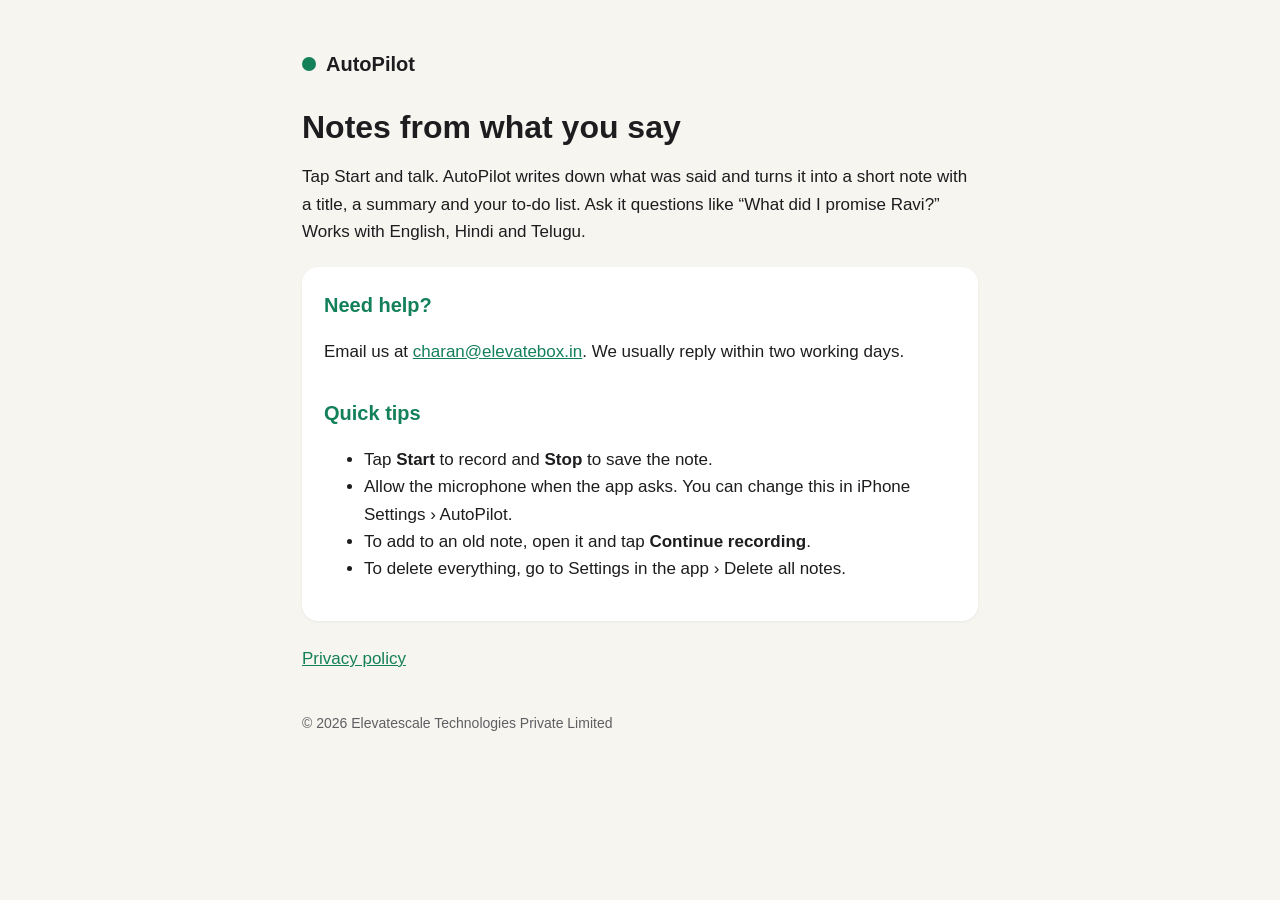
<file: index.html>
<!doctype html><html lang="en"><head><meta charset="utf-8"><meta name="viewport" content="width=device-width,initial-scale=1">
<title>AutoPilot – Support</title><meta name="description" content="AutoPilot records your conversations and turns them into notes, summaries and tasks."><link rel="stylesheet" href="style.css"></head>
<body><main>
<div class="brand"><span class="dot"></span>AutoPilot</div>
<h1>Notes from what you say</h1>
<p>Tap Start and talk. AutoPilot writes down what was said and turns it into a short note with a title, a summary and your to-do list. Ask it questions like “What did I promise Ravi?” Works with English, Hindi and Telugu.</p>
<div class="card">
<h2 style="margin-top:0">Need help?</h2>
<p>Email us at <a href="mailto:charan@elevatebox.in">charan@elevatebox.in</a>. We usually reply within two working days.</p>
<h2>Quick tips</h2>
<ul>
<li>Tap <b>Start</b> to record and <b>Stop</b> to save the note.</li>
<li>Allow the microphone when the app asks. You can change this in iPhone Settings › AutoPilot.</li>
<li>To add to an old note, open it and tap <b>Continue recording</b>.</li>
<li>To delete everything, go to Settings in the app › Delete all notes.</li>
</ul>
</div>
<p style="margin-top:24px"><a href="privacy.html">Privacy policy</a></p>
<footer>© 2026 Elevatescale Technologies Private Limited</footer>
</main></body></html>
</file>
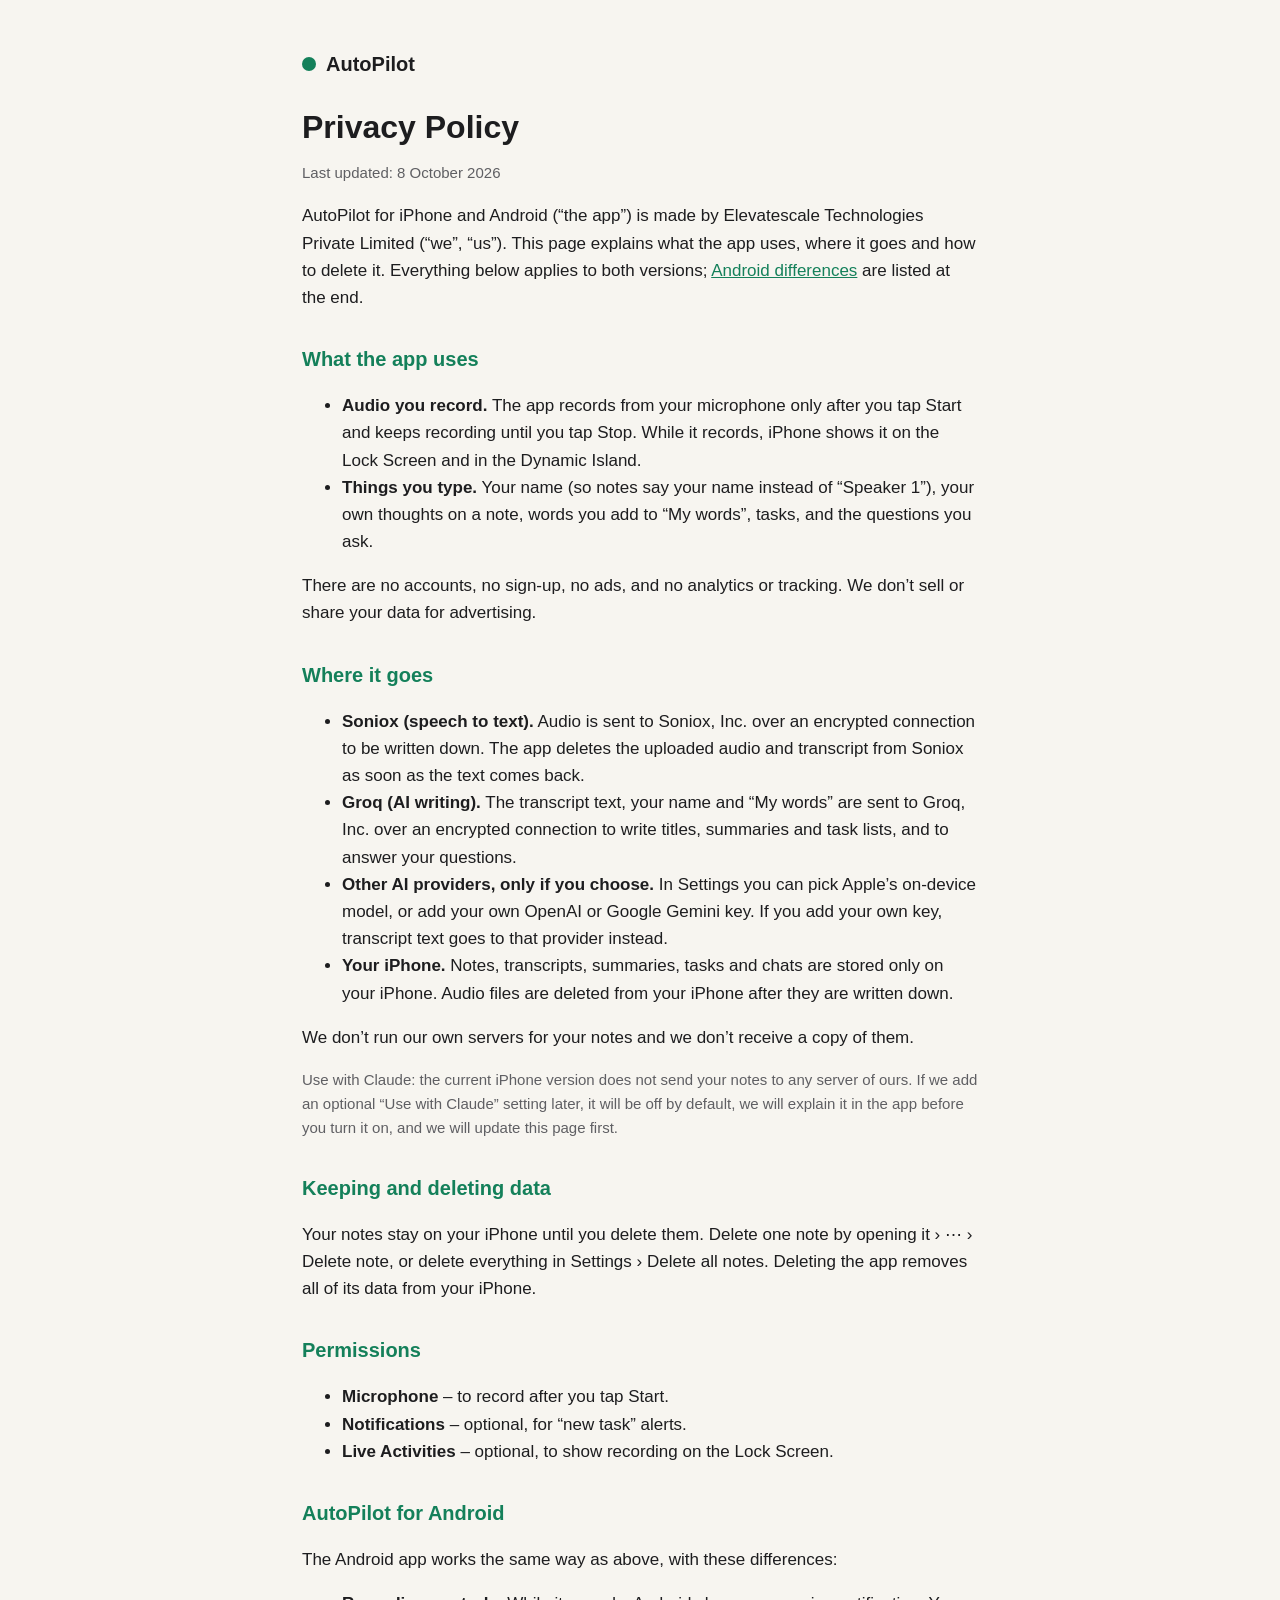
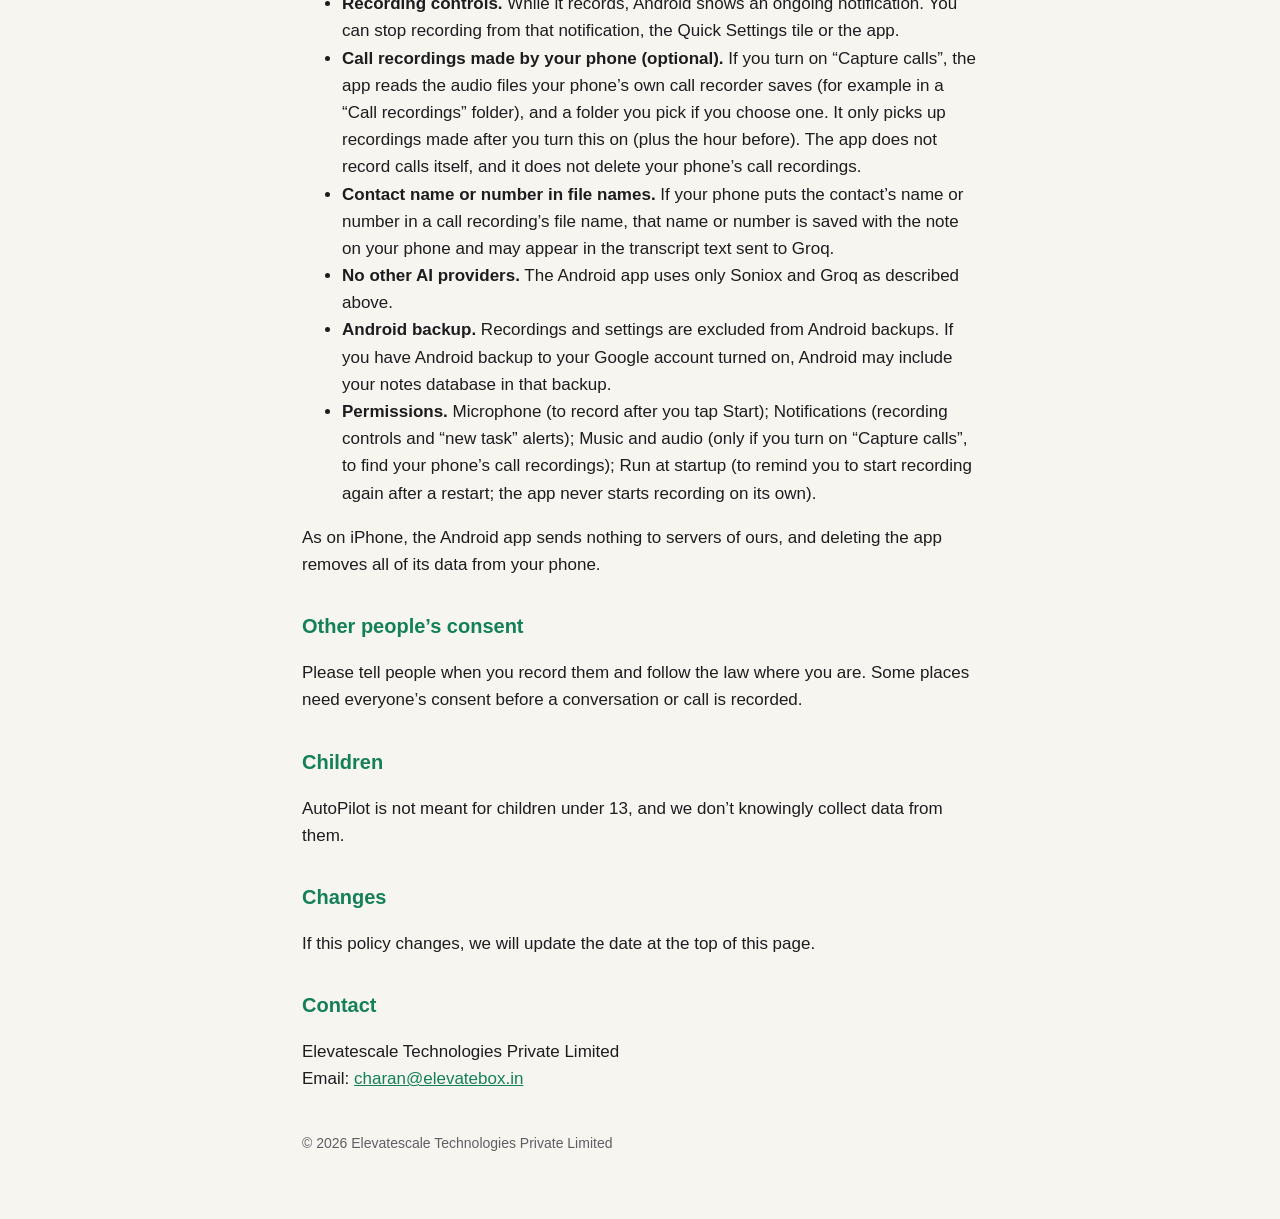
<file: privacy.html>
<!doctype html><html lang="en"><head><meta charset="utf-8"><meta name="viewport" content="width=device-width,initial-scale=1">
<title>AutoPilot – Privacy Policy</title><link rel="stylesheet" href="style.css"></head>
<body><main>
<div class="brand"><span class="dot"></span><a href="./" style="color:inherit;text-decoration:none">AutoPilot</a></div>
<h1>Privacy Policy</h1>
<p class="muted">Last updated: 8 October 2026</p>
<p>AutoPilot for iPhone and Android (“the app”) is made by Elevatescale Technologies Private Limited (“we”, “us”). This page explains what the app uses, where it goes and how to delete it. Everything below applies to both versions; <a href="#android">Android differences</a> are listed at the end.</p>

<h2>What the app uses</h2>
<ul>
<li><b>Audio you record.</b> The app records from your microphone only after you tap Start and keeps recording until you tap Stop. While it records, iPhone shows it on the Lock Screen and in the Dynamic Island.</li>
<li><b>Things you type.</b> Your name (so notes say your name instead of “Speaker 1”), your own thoughts on a note, words you add to “My words”, tasks, and the questions you ask.</li>
</ul>
<p>There are no accounts, no sign-up, no ads, and no analytics or tracking. We don’t sell or share your data for advertising.</p>

<h2>Where it goes</h2>
<ul>
<li><b>Soniox (speech to text).</b> Audio is sent to Soniox, Inc. over an encrypted connection to be written down. The app deletes the uploaded audio and transcript from Soniox as soon as the text comes back.</li>
<li><b>Groq (AI writing).</b> The transcript text, your name and “My words” are sent to Groq, Inc. over an encrypted connection to write titles, summaries and task lists, and to answer your questions.</li>
<li><b>Other AI providers, only if you choose.</b> In Settings you can pick Apple’s on-device model, or add your own OpenAI or Google Gemini key. If you add your own key, transcript text goes to that provider instead.</li>
<li><b>Your iPhone.</b> Notes, transcripts, summaries, tasks and chats are stored only on your iPhone. Audio files are deleted from your iPhone after they are written down.</li>
</ul>
<p>We don’t run our own servers for your notes and we don’t receive a copy of them.</p>
<p class="muted">Use with Claude: the current iPhone version does not send your notes to any server of ours. If we add an optional “Use with Claude” setting later, it will be off by default, we will explain it in the app before you turn it on, and we will update this page first.</p>

<h2>Keeping and deleting data</h2>
<p>Your notes stay on your iPhone until you delete them. Delete one note by opening it › ⋯ › Delete note, or delete everything in Settings › Delete all notes. Deleting the app removes all of its data from your iPhone.</p>

<h2>Permissions</h2>
<ul>
<li><b>Microphone</b> – to record after you tap Start.</li>
<li><b>Notifications</b> – optional, for “new task” alerts.</li>
<li><b>Live Activities</b> – optional, to show recording on the Lock Screen.</li>
</ul>

<h2 id="android">AutoPilot for Android</h2>
<p>The Android app works the same way as above, with these differences:</p>
<ul>
<li><b>Recording controls.</b> While it records, Android shows an ongoing notification. You can stop recording from that notification, the Quick Settings tile or the app.</li>
<li><b>Call recordings made by your phone (optional).</b> If you turn on “Capture calls”, the app reads the audio files your phone’s own call recorder saves (for example in a “Call recordings” folder), and a folder you pick if you choose one. It only picks up recordings made after you turn this on (plus the hour before). The app does not record calls itself, and it does not delete your phone’s call recordings.</li>
<li><b>Contact name or number in file names.</b> If your phone puts the contact’s name or number in a call recording’s file name, that name or number is saved with the note on your phone and may appear in the transcript text sent to Groq.</li>
<li><b>No other AI providers.</b> The Android app uses only Soniox and Groq as described above.</li>
<li><b>Android backup.</b> Recordings and settings are excluded from Android backups. If you have Android backup to your Google account turned on, Android may include your notes database in that backup.</li>
<li><b>Permissions.</b> Microphone (to record after you tap Start); Notifications (recording controls and “new task” alerts); Music and audio (only if you turn on “Capture calls”, to find your phone’s call recordings); Run at startup (to remind you to start recording again after a restart; the app never starts recording on its own).</li>
</ul>
<p>As on iPhone, the Android app sends nothing to servers of ours, and deleting the app removes all of its data from your phone.</p>

<h2>Other people’s consent</h2>
<p>Please tell people when you record them and follow the law where you are. Some places need everyone’s consent before a conversation or call is recorded.</p>

<h2>Children</h2>
<p>AutoPilot is not meant for children under 13, and we don’t knowingly collect data from them.</p>

<h2>Changes</h2>
<p>If this policy changes, we will update the date at the top of this page.</p>

<h2>Contact</h2>
<p>Elevatescale Technologies Private Limited<br>Email: <a href="mailto:charan@elevatebox.in">charan@elevatebox.in</a></p>
<footer>© 2026 Elevatescale Technologies Private Limited</footer>
</main></body></html>
</file>
<file: style.css>
:root{--a:#14805A;--t:#1d1d1f;--s:#5f5f63;--bg:#f7f5f0}
*{box-sizing:border-box}body{margin:0;background:var(--bg);color:var(--t);font:17px/1.6 -apple-system,BlinkMacSystemFont,"Segoe UI",Roboto,Helvetica,Arial,sans-serif}
main{max-width:720px;margin:0 auto;padding:48px 22px 64px}
.brand{display:flex;align-items:center;gap:10px;font-weight:700;font-size:20px;margin-bottom:28px}
.dot{width:14px;height:14px;border-radius:50%;background:var(--a)}
h1{font-size:32px;line-height:1.2;margin:0 0 8px}h2{font-size:20px;margin:32px 0 6px;color:var(--a)}
p,li{color:var(--t)}.muted{color:var(--s);font-size:15px}a{color:var(--a)}
.card{background:#fff;border-radius:16px;padding:22px;margin-top:22px;box-shadow:0 1px 3px rgba(0,0,0,.06)}
footer{margin-top:40px;color:var(--s);font-size:14px}
</file>
